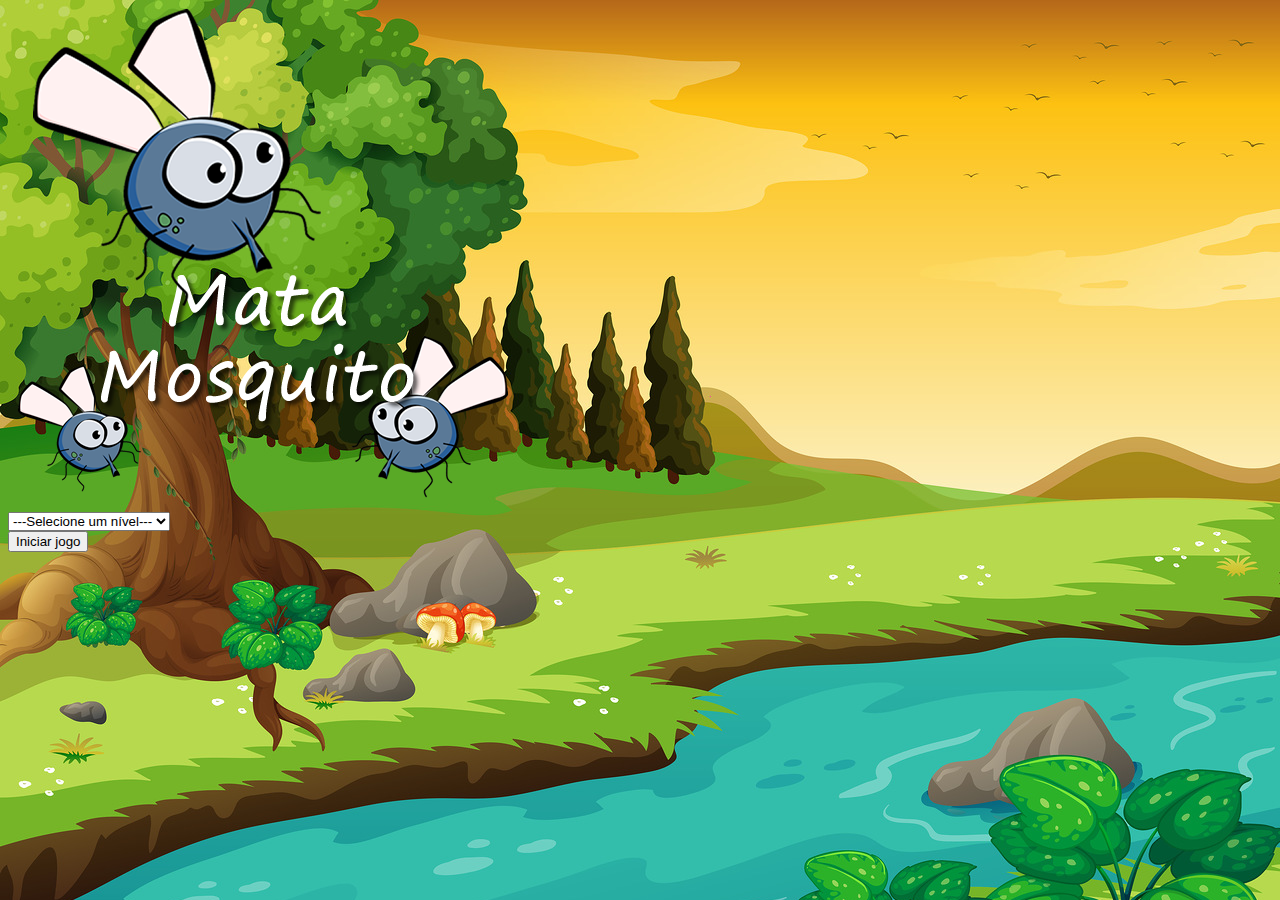
<file: index.html>
<!DOCTYPE html>
<html>
	<head>
		<meta charset="utf-8">
		<title>Mata mosquito</title>
		<link rel="stylesheet" type="text/css" href="estilo.css">
		<!-- CSS -->
		<link rel="stylesheet" href="https://cdn.jsdelivr.net/npm/bootstrap@4.5.3/dist/css/bootstrap.min.css" integrity="sha384-TX8t27EcRE3e/ihU7zmQxVncDAy5uIKz4rEkgIXeMed4M0jlfIDPvg6uqKI2xXr2" crossorigin="anonymous">
		<script>
			function iniciarJogo(){
				var nivel = document.getElementById('nivel').value
				if(nivel === ""){
					alert("Selecione um nível válido")
					return false
				}
				window.location.href = "app.html?" + nivel//a interrogação é pq vamos colocar outros parâmetros, o nível
			}
		</script>
	</head>
	<body>
		<div class="container">
			<div class="row">
				<div class="col">
					<div class="d-flex justify-content-center">
						<img src="imagens/game.png">
					</div>
				</div>
			</div>
			<div class="row">
				<div class="col">
					<div class="d-flex justify-content-center">
						<div class="mb-2">
							<select class="form-control" id="nivel">
								<option value="">---Selecione um nível---</option>
								<option value="normal">Normal</option>
								<option value="dificil">Difícil</option>
								<option value="muitoDificil">Muito Difícil</option>
							</select>
						</div>
					</div>
				</div>
			</div>
			<div class="row">
				<div class="col">
					<div class="d-flex justify-content-center">
						<button onclick="iniciarJogo()" type="button" class="btn btn-danger btn-lg">Iniciar jogo</button>
					</div>
				</div>
			</div>
		</div>
	</body>
</html>
</file>
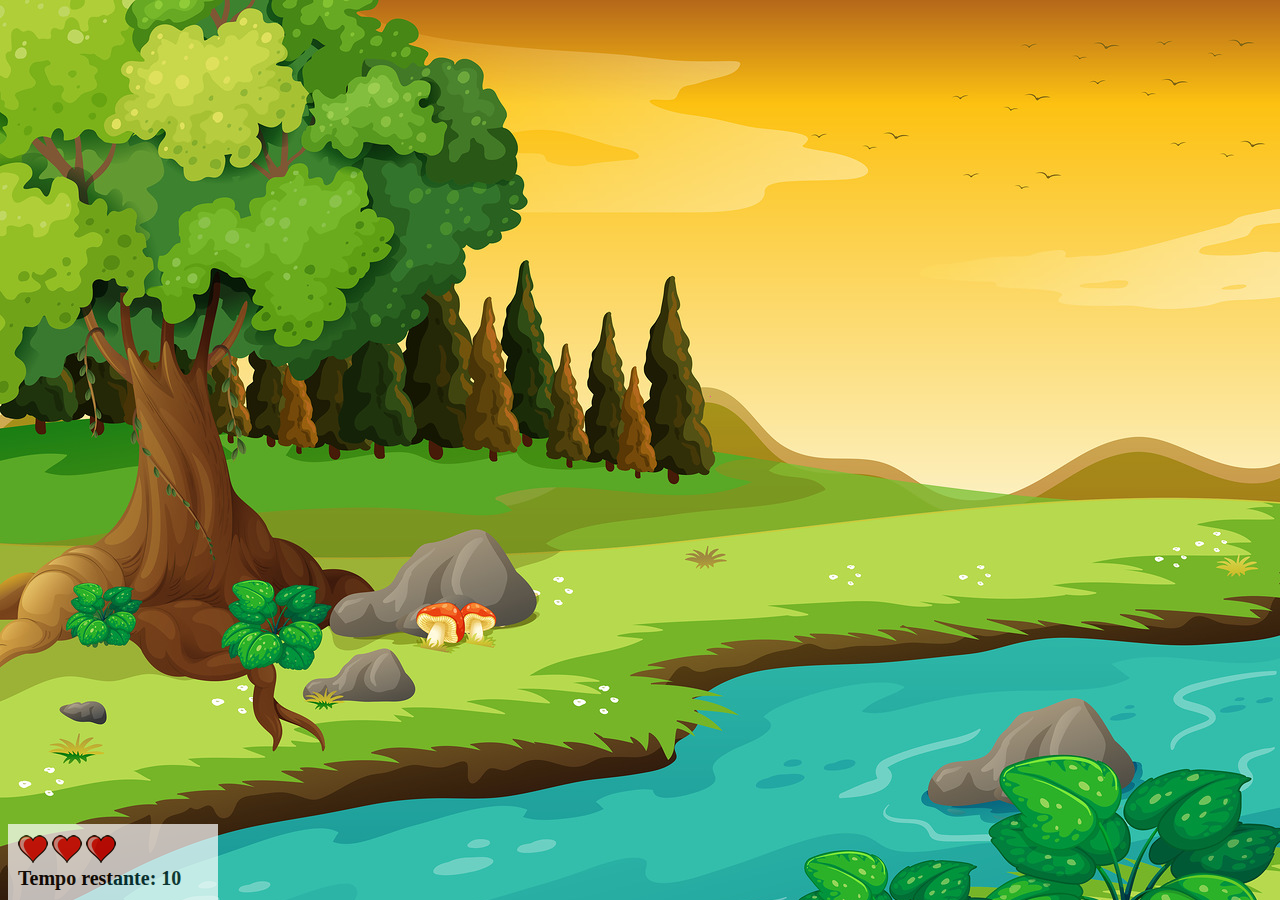
<file: app.html>
<!DOCTYPE html>
<html>
	<head>
		<meta charset="utf-8">
		<title>Mata mosquito</title>
		<script src="jogo.js"></script>
		<link rel="stylesheet" type="text/css" href="estilo.css">
	</head>
	<body onresize="ajustaTamanhoPalcoJogo()">
		<div class="painel">
			<div class="vidas">
				<img id="v1" src="imagens/coracao_cheio.png">
				<img id="v2" src="imagens/coracao_cheio.png">
				<img id="v3" src="imagens/coracao_cheio.png">
			</div>
			<div class="cronometro">
				Tempo restante: <span id="cronometro"></span>
			</div>
		</div>
		<script>
			document.getElementById("cronometro").innerHTML = tempo

			var criarMosca = setInterval(function(){
				posicaoRandomica()
			}, criaMosquitoTempo)
		</script>
	</body>
</html>
</file>
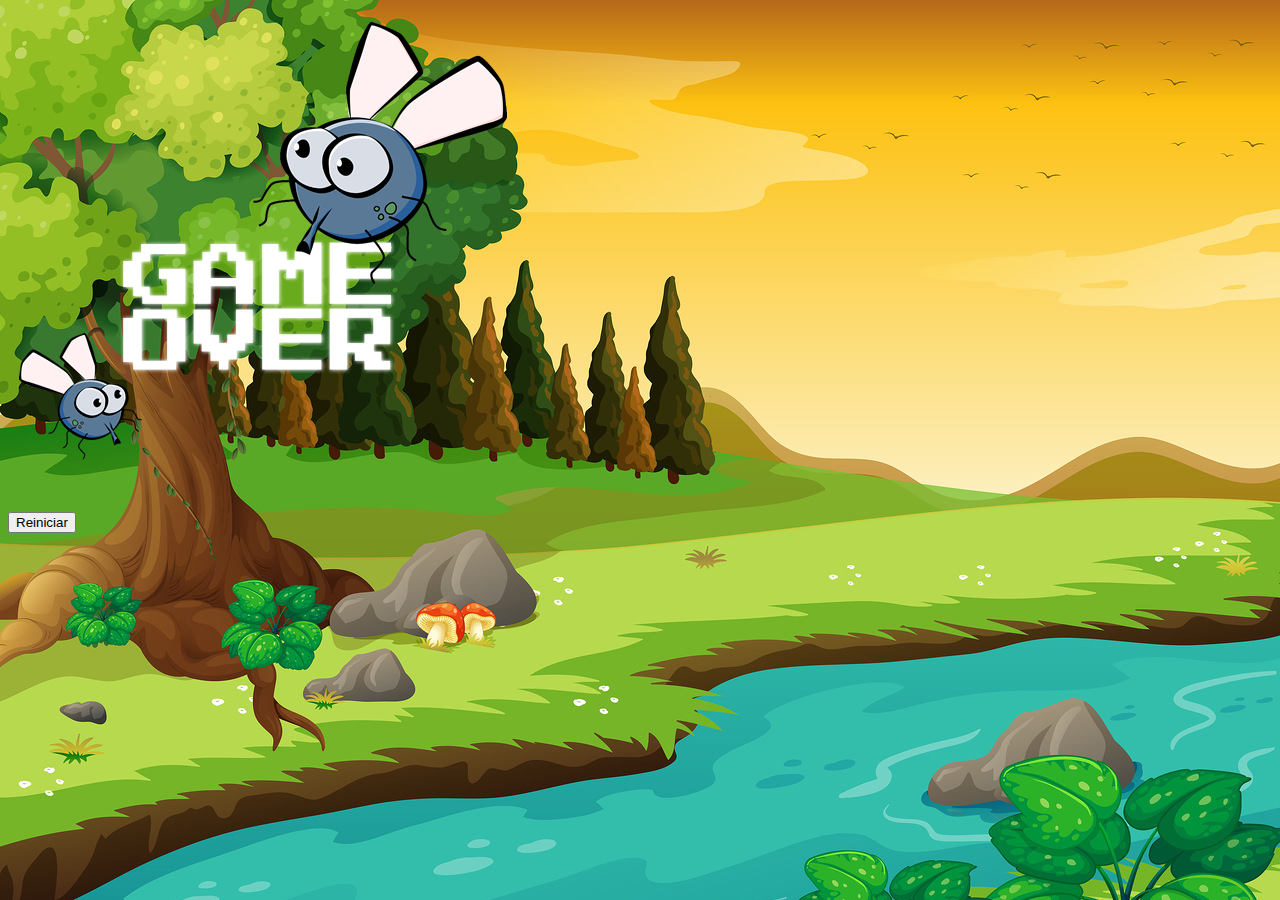
<file: fimdojogo.html>
<!DOCTYPE html>
<html>
	<head>
		<meta charset="utf-8">
		<title>Mata mosquito</title>
		<link rel="stylesheet" type="text/css" href="estilo.css">
		<!-- CSS -->
		<link rel="stylesheet" href="https://cdn.jsdelivr.net/npm/bootstrap@4.5.3/dist/css/bootstrap.min.css" integrity="sha384-TX8t27EcRE3e/ihU7zmQxVncDAy5uIKz4rEkgIXeMed4M0jlfIDPvg6uqKI2xXr2" crossorigin="anonymous">
	</head>
	<body>
		<div class="container">
			<div class="row">
				<div class="col">
					<div class="d-flex justify-content-center">
						<img src="imagens/game_over.png">
					</div>
				</div>
			</div>
			<div class="row">
				<div class="col">
					<div class="d-flex justify-content-center">
						<button onclick="window.location.href = 'index.html'" type="button" class="btn btn-dark btn-lg">Reiniciar</button>
					</div>
				</div>
			</div>
		</div>
	</body>
</html>
</file>
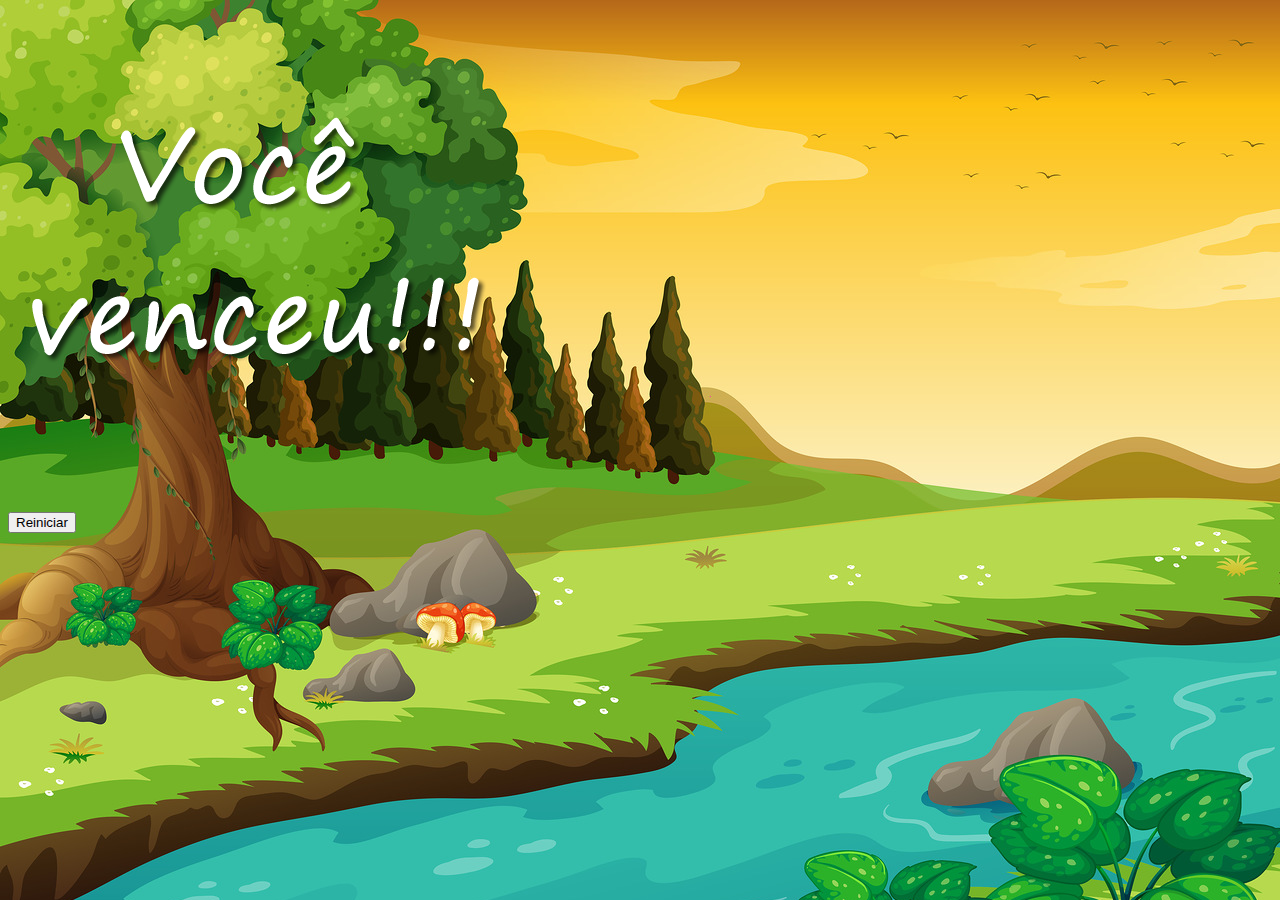
<file: vitoria.html>
<!DOCTYPE html>
<html>
	<head>
		<meta charset="utf-8">
		<title>Mata mosquito</title>
		<link rel="stylesheet" type="text/css" href="estilo.css">
		<!-- CSS -->
		<link rel="stylesheet" href="https://cdn.jsdelivr.net/npm/bootstrap@4.5.3/dist/css/bootstrap.min.css" integrity="sha384-TX8t27EcRE3e/ihU7zmQxVncDAy5uIKz4rEkgIXeMed4M0jlfIDPvg6uqKI2xXr2" crossorigin="anonymous">
	</head>
	<body>
		<div class="container">
			<div class="row">
				<div class="col">
					<div class="d-flex justify-content-center">
						<img src="imagens/vitoria.png">
					</div>
				</div>
			</div>
			<div class="row">
				<div class="col">
					<div class="d-flex justify-content-center">
						<button onclick="window.location.href = 'index.html'" type="button" class="btn btn-dark btn-lg">Reiniciar</button>
					</div>
				</div>
			</div>
		</div>
	</body>
</html>
</file>
<file: estilo.css>
html{
	cursor: url(imagens/mata_mosca.png) 30 30, auto;
}
body{
	background-image: url(imagens/bg.jpg);
	background-repeat: no-repeat;
}
.mosquito1{
	width: 50px;
	height: 50px;
}
.mosquito2{
	width: 70px;
	height: 70px;
}
.mosquito3{
	width: 90px;
	height: 90px;
}
.ladoA{
	transform: scaleX(1);/*posicação original*/
}
.ladoB{
	transform: scaleX(-1);/*posicação original*/
}
.painel{
	position: absolute;
	width: 190px;
	padding: 10px;
	bottom: 0px;
	border-top: 1px solid #fff;
	background-color: #fff;
	opacity: 0.7;
}
.vidas{
	float: left;
}
.cronometro{
	float: left;
	font-size: 20px;
	font-weight: bold;
}
</file>
